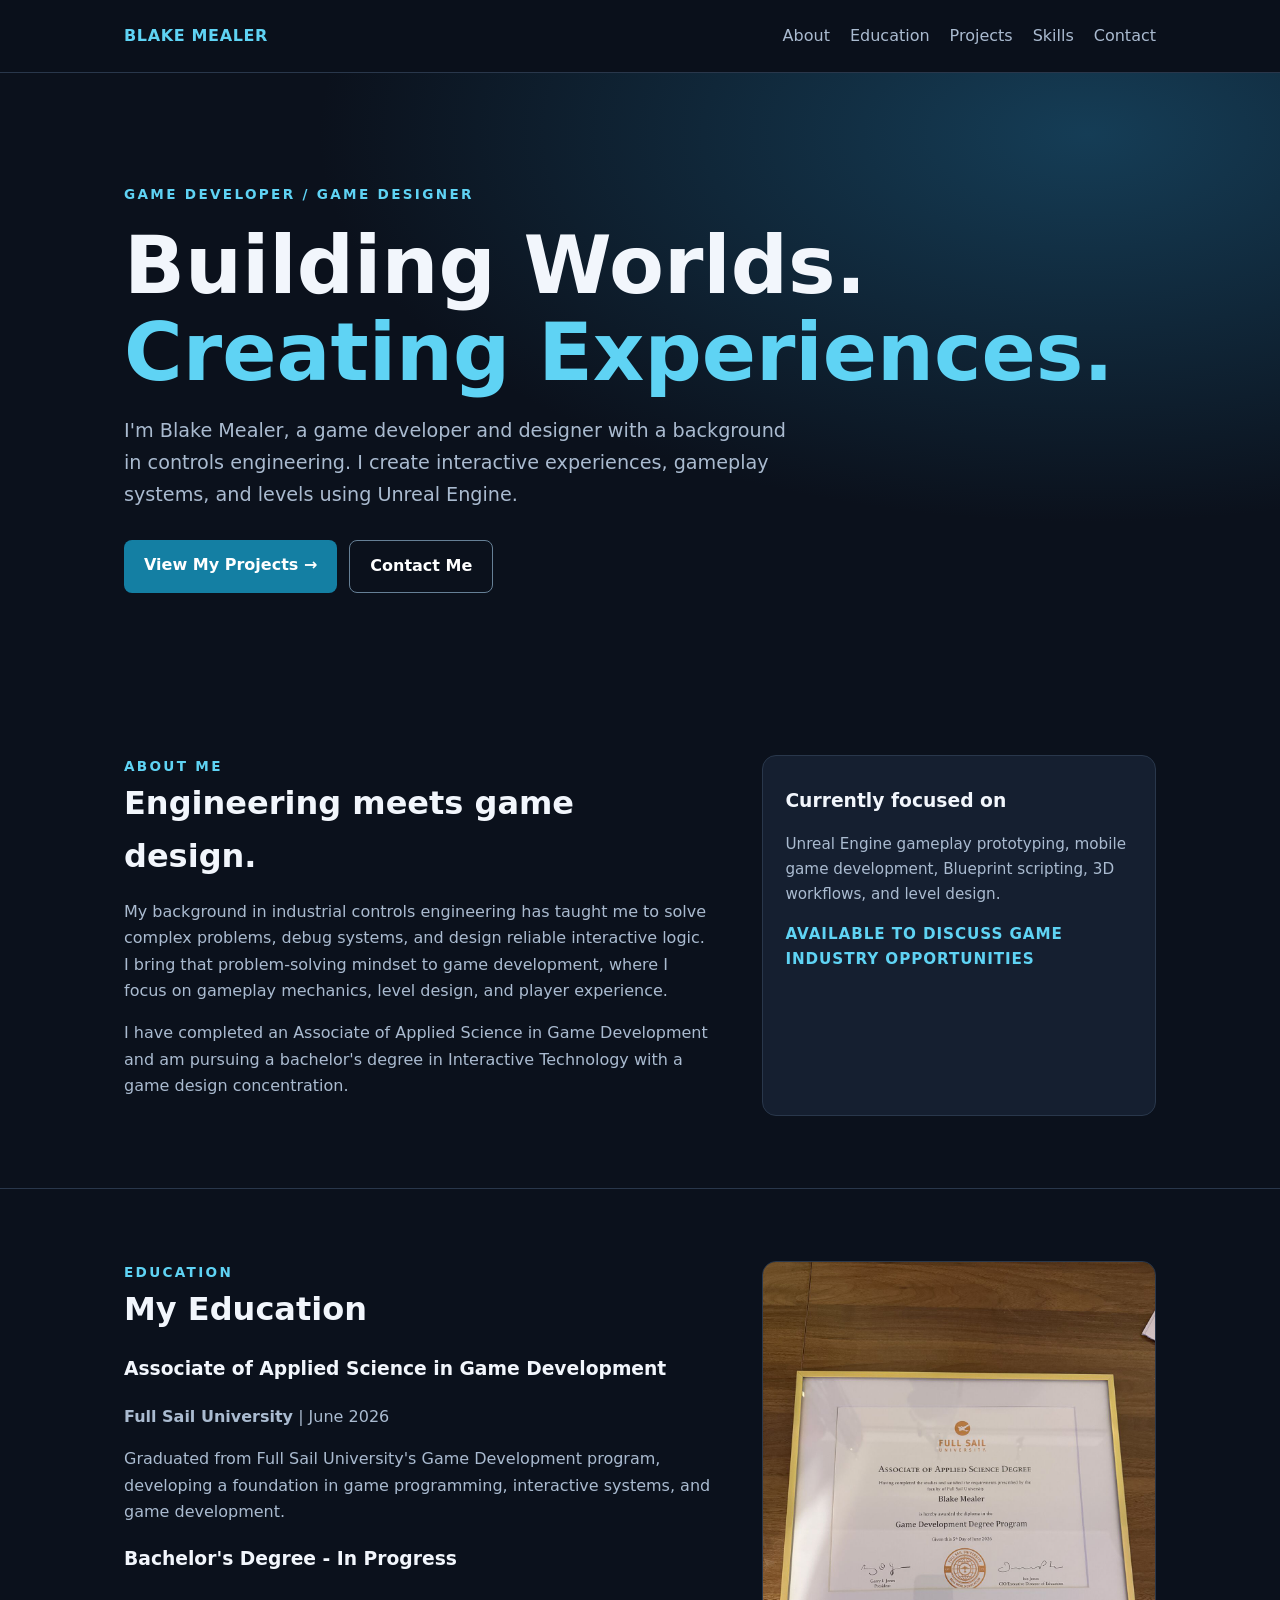
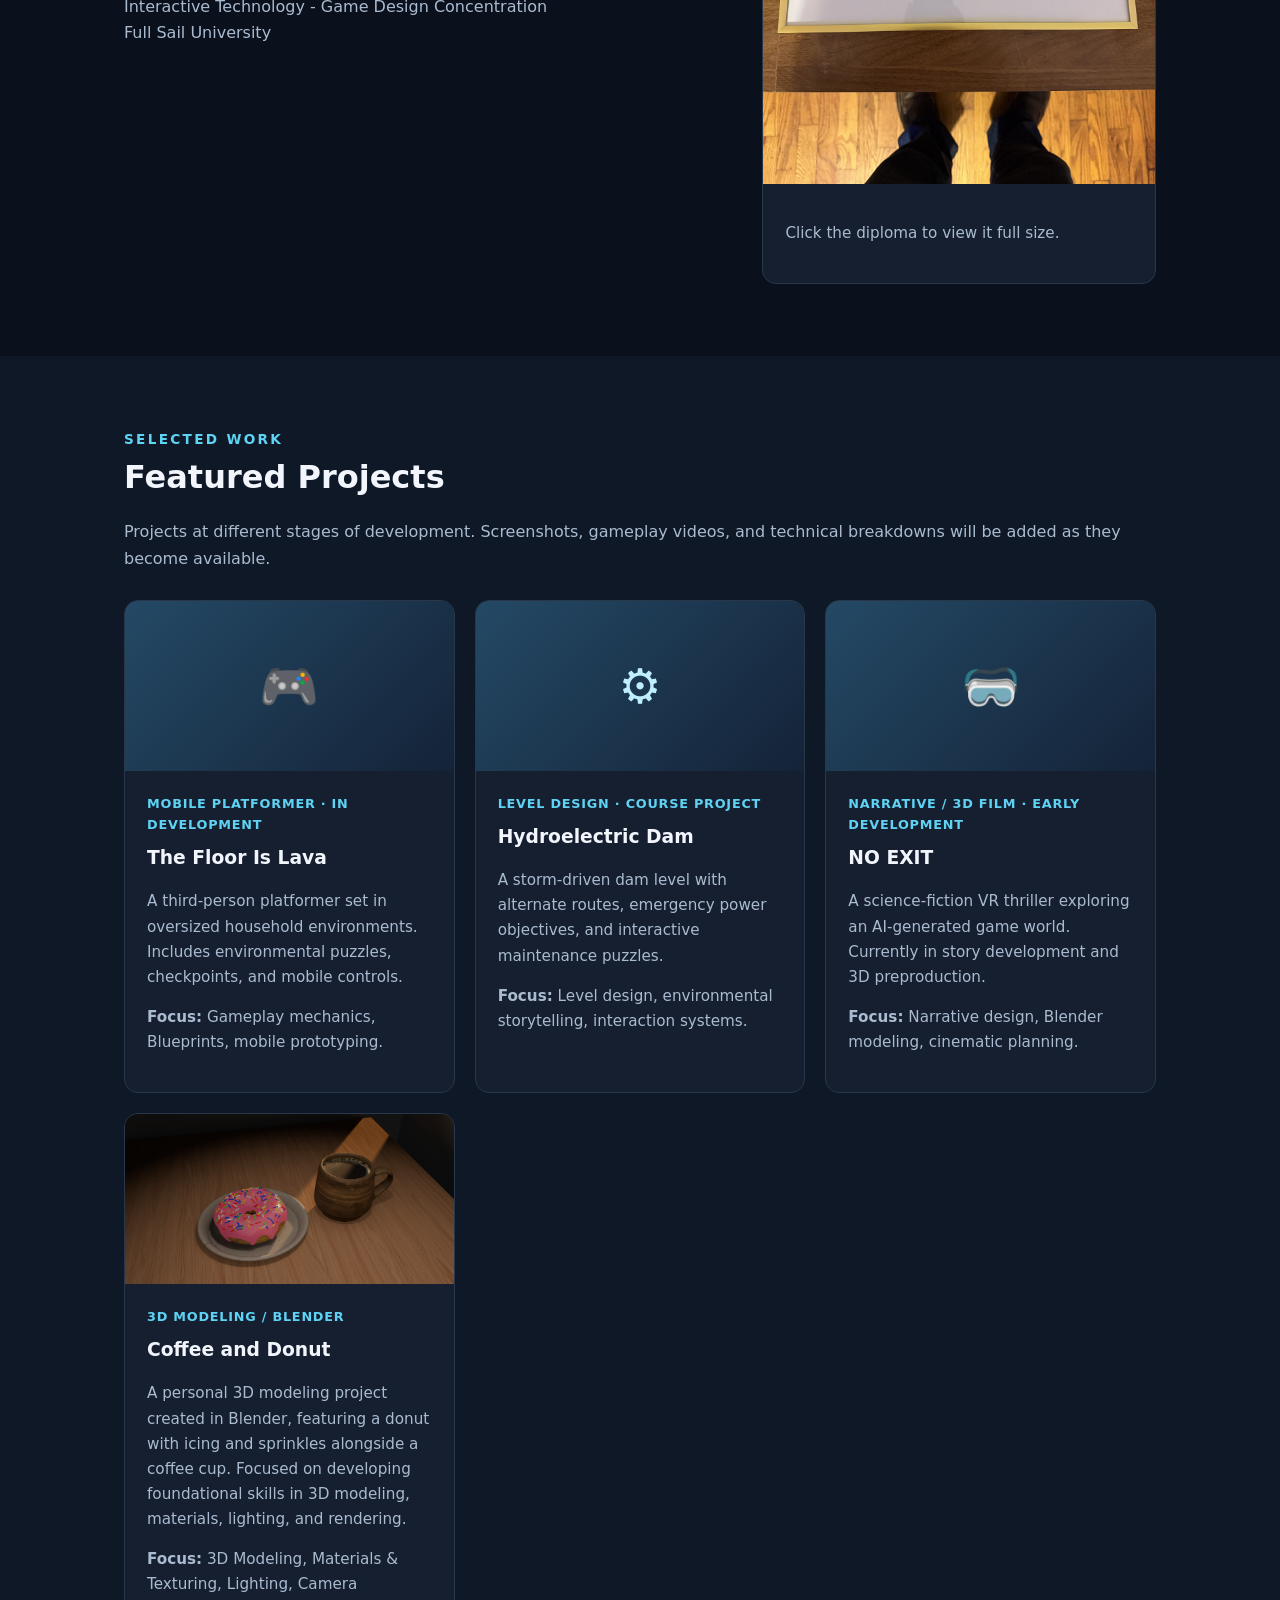
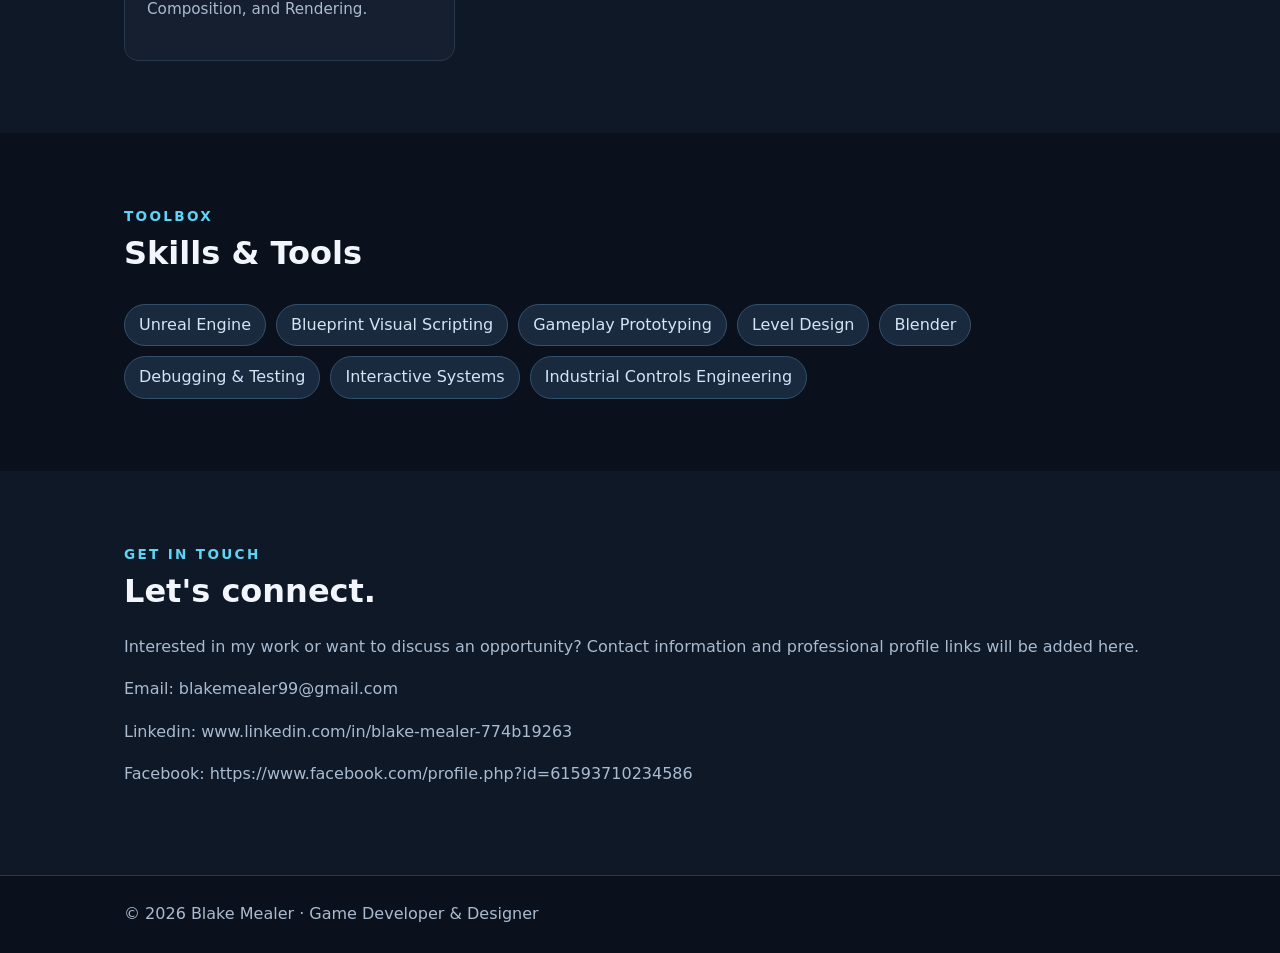
<file: index.html>
<!doctype html>
<html lang="en">
<head>
<meta charset="utf-8"><meta name="viewport" content="width=device-width,initial-scale=1">
<meta name="description" content="Blake Mealer — Game Developer & Designer. Unreal Engine gameplay, level design, and interactive experiences.">
<title>Blake Mealer | Game Developer & Designer</title>
<style>
:root{color-scheme:dark;--bg:#0b111c;--panel:#151f30;--line:#29374b;--text:#f2f6fc;--muted:#aabbd0;--accent:#5fd3f4}*{box-sizing:border-box}html{scroll-behavior:smooth}body{margin:0;background:var(--bg);color:var(--text);font:16px/1.65 system-ui,-apple-system,Segoe UI,sans-serif}a{color:var(--accent)}.wrap{max-width:1080px;margin:auto;padding:0 24px}header{border-bottom:1px solid var(--line);background:#0b111cef;position:sticky;top:0;z-index:2}nav{display:flex;justify-content:space-between;align-items:center;gap:18px;min-height:72px}nav strong{color:var(--accent);letter-spacing:.04em}nav .links{display:flex;gap:20px;flex-wrap:wrap}nav a{text-decoration:none;color:var(--muted)}nav a:hover{color:var(--accent)}.hero{padding:110px 0 90px;background:radial-gradient(ellipse at 85% 10%,#153d56 0%,transparent 50%)}.eyebrow{color:var(--accent);font-size:.85rem;font-weight:750;letter-spacing:.17em;text-transform:uppercase}h1{font-size:clamp(2.8rem,7vw,5rem);line-height:1.08;margin:18px 0}h1 span{color:var(--accent)}.lead{font-size:1.2rem;max-width:680px;color:var(--muted)}.buttons{display:flex;gap:12px;flex-wrap:wrap;margin-top:30px}.btn{display:inline-block;border-radius:8px;background:#147fa3;color:white;padding:12px 20px;text-decoration:none;font-weight:700}.btn.secondary{background:transparent;border:1px solid #668096}section{padding:72px 0}h2{font-size:2rem;margin:0 0 16px}p{color:var(--muted)}.grid{display:grid;grid-template-columns:repeat(3,minmax(0,1fr));gap:20px;margin-top:28px}.card{background:var(--panel);border:1px solid var(--line);border-radius:14px;overflow:hidden}.art{height:170px;display:flex;align-items:center;justify-content:center;background:linear-gradient(135deg,#244965,#142338);color:#bfeeff;font-size:3rem}.card .inner{padding:22px}.tag{color:var(--accent);font-size:.8rem;font-weight:700;letter-spacing:.06em;text-transform:uppercase}.card h3{margin:8px 0}.card p{font-size:.95rem}.chips{display:flex;flex-wrap:wrap;gap:10px;margin-top:24px}.chip{background:#192a3e;border:1px solid #34516b;border-radius:999px;padding:7px 14px;color:#d3e4f3}.split{display:grid;grid-template-columns:1.2fr .8fr;gap:48px}.muted{color:var(--muted)}footer{border-top:1px solid var(--line);padding:25px 0;color:var(--muted)}@media(max-width:750px){.grid,.split{grid-template-columns:1fr}.hero{padding:75px 0}nav{align-items:flex-start;flex-direction:column;padding:15px 0}.grid{gap:14px}section{padding:52px 0}}
</style>
</head>
<body>
<header><nav class="wrap"><strong>BLAKE MEALER</strong><div class="links"><a href="#about">About</a><a href="#education">Education</a><a href="#projects">Projects</a><a href="#skills">Skills</a><a href="#contact">Contact</a></div></nav></header>
<main>
<div class="hero"><div class="wrap"><div class="eyebrow">Game Developer / Game Designer</div><h1>Building Worlds.<br><span>Creating Experiences.</span></h1><p class="lead">I'm Blake Mealer, a game developer and designer with a background in controls engineering. I create interactive experiences, gameplay systems, and levels using Unreal Engine.</p><div class="buttons"><a class="btn" href="#projects">View My Projects →</a><a class="btn secondary" href="#contact">Contact Me</a></div></div></div>
<section id="about"><div class="wrap split"><div><div class="eyebrow">About Me</div><h2>Engineering meets game design.</h2><p>My background in industrial controls engineering has taught me to solve complex problems, debug systems, and design reliable interactive logic. I bring that problem-solving mindset to game development, where I focus on gameplay mechanics, level design, and player experience.</p><p>I have completed an Associate of Applied Science in Game Development and am pursuing a bachelor's degree in Interactive Technology with a game design concentration.</p></div><div class="card"><div class="inner"><h3>Currently focused on</h3><p>Unreal Engine gameplay prototyping, mobile game development, Blueprint scripting, 3D workflows, and level design.</p><p class="tag">Available to discuss game industry opportunities</p></div></div></div></section>


<section id="education" style="border-top:1px solid #29374b;">
  <div class="wrap split">

    <!-- LEFT SIDE: Education information -->
    <div>
      <div class="eyebrow">Education</div>
      <h2>My Education</h2>

      <h3>Associate of Applied Science in Game Development</h3>
      <p><strong>Full Sail University</strong> | June 2026</p>

      <p>
        Graduated from Full Sail University's Game Development
        program, developing a foundation in game programming,
        interactive systems, and game development.
      </p>

      <h3>Bachelor's Degree - In Progress</h3>
      <p>
        Interactive Technology - Game Design Concentration<br>
        Full Sail University
      </p>
    </div>

    <!-- RIGHT SIDE: Diploma picture -->
    <div class="card">
      <a href="AASD Game Dev. Degree.jpeg" target="_blank" rel="noopener noreferrer">
        <img
          src="AASD Game Dev. Degree.jpeg"
          alt="Full Sail University Associate of Applied Science Diploma"
          style="display:block;width:100%;height:auto;"
        >
      </a>

      <div class="inner">
        <p>Click the diploma to view it full size.</p>
      </div>
    </div>

  </div>
</section>

<section id="projects" style="background:#0e1826"><div class="wrap"><div class="eyebrow">Selected Work</div><h2>Featured Projects</h2><p>Projects at different stages of development. Screenshots, gameplay videos, and technical breakdowns will be added as they become available.</p><div class="grid">
<article class="card"><div class="art" aria-hidden="true">🎮</div><div class="inner"><div class="tag">Mobile platformer · In development</div><h3>The Floor Is Lava</h3><p>A third-person platformer set in oversized household environments. Includes environmental puzzles, checkpoints, and mobile controls.</p><p><strong>Focus:</strong> Gameplay mechanics, Blueprints, mobile prototyping.</p></div></article>
<article class="card"><div class="art" aria-hidden="true">⚙️</div><div class="inner"><div class="tag">Level design · Course project</div><h3>Hydroelectric Dam</h3><p>A storm-driven dam level with alternate routes, emergency power objectives, and interactive maintenance puzzles.</p><p><strong>Focus:</strong> Level design, environmental storytelling, interaction systems.</p></div></article>
<article class="card"><div class="art" aria-hidden="true">🥽</div><div class="inner"><div class="tag">Narrative / 3D film · Early development</div><h3>NO EXIT</h3><p>A science-fiction VR thriller exploring an AI-generated game world. Currently in story development and 3D preproduction.</p><p><strong>Focus:</strong> Narrative design, Blender modeling, cinematic planning.</p></div></article>
<article class="card"><div class="art">
  <img
    src="Donut-and-Coffee.png"
    alt="Blender 3D render of a coffee up and donut"
    style="width:100%; height:100%; object-fit:cover;"
    >
</div>
  <div class="inner"><div class="tag">3D Modeling / Blender</div><h3>Coffee and Donut</h3><p>A personal 3D modeling project created in Blender, featuring a donut with icing and sprinkles alongside a coffee cup. Focused on developing foundational skills in 3D modeling, materials, lighting, and rendering.</p><p><strong>Focus:</strong> 3D Modeling, Materials &amp; Texturing, Lighting, Camera Composition, and Rendering.</p></div></article>
</div></div></section>
<section id="skills"><div class="wrap"><div class="eyebrow">Toolbox</div><h2>Skills & Tools</h2><div class="chips"><span class="chip">Unreal Engine</span><span class="chip">Blueprint Visual Scripting</span><span class="chip">Gameplay Prototyping</span><span class="chip">Level Design</span><span class="chip">Blender</span><span class="chip">Debugging & Testing</span><span class="chip">Interactive Systems</span><span class="chip">Industrial Controls Engineering</span></div></div></section>
<section id="contact" style="background:#0e1826"><div class="wrap"><div class="eyebrow">Get In Touch</div><h2>Let's connect.</h2><p>Interested in my work or want to discuss an opportunity? Contact information and professional profile links will be added here.</p><p class="muted">Email: blakemealer99@gmail.com</p>
  <p class="muted">Linkedin: www.linkedin.com/in/blake-mealer-774b19263 </p>
  <p class="muted">Facebook: https://www.facebook.com/profile.php?id=61593710234586 </p></div></section>
</main><footer><div class="wrap">© 2026 Blake Mealer · Game Developer & Designer</div></footer>
</body></html>
</file>
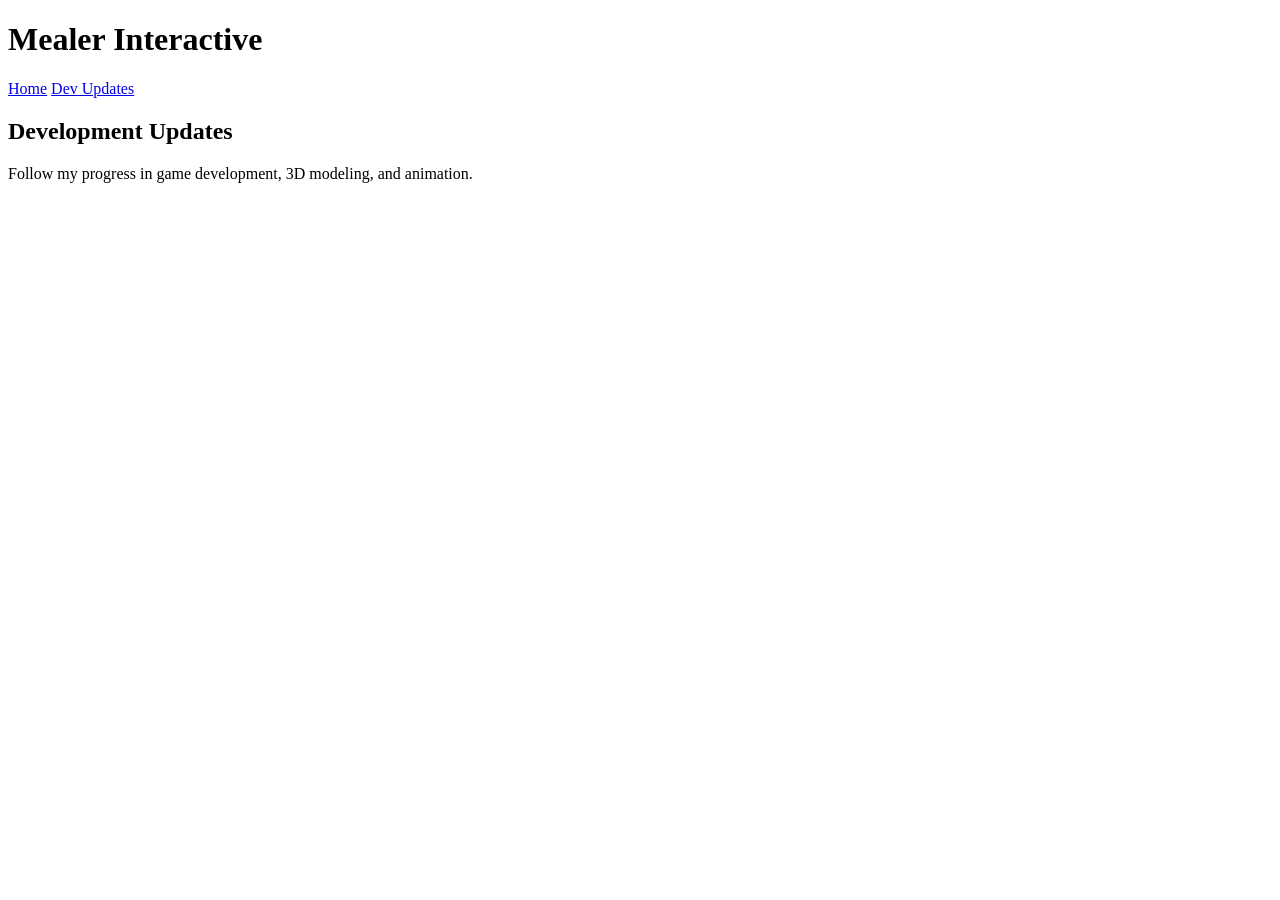
<file: blog.html>
<!DOCTYPE html>
<html land="eng">
<head>
  <meta charset="UTF-8">
  <meta name="viewport"
        content="width=device-width, initial-scale=1.0">

  <title>Dev Updates | Mealer Interactive</title>
  <link rel="stylesheet" href="blog.css>
</head>

<body>
  <header class="site-header">
    <h1>Mealer Interactive</h1>

    <nav class="navbar">
        <a href="index.html">Home</a>
        <a href="blog.html">Dev Updates</a>
    </nav>
</header>

  <main>
    <h2>Development Updates</h2>
    <p>
      Follow my progress in game development, 3D modeling, and animation.
    </p>
  </main>
  
</body>
</html>
</file>
